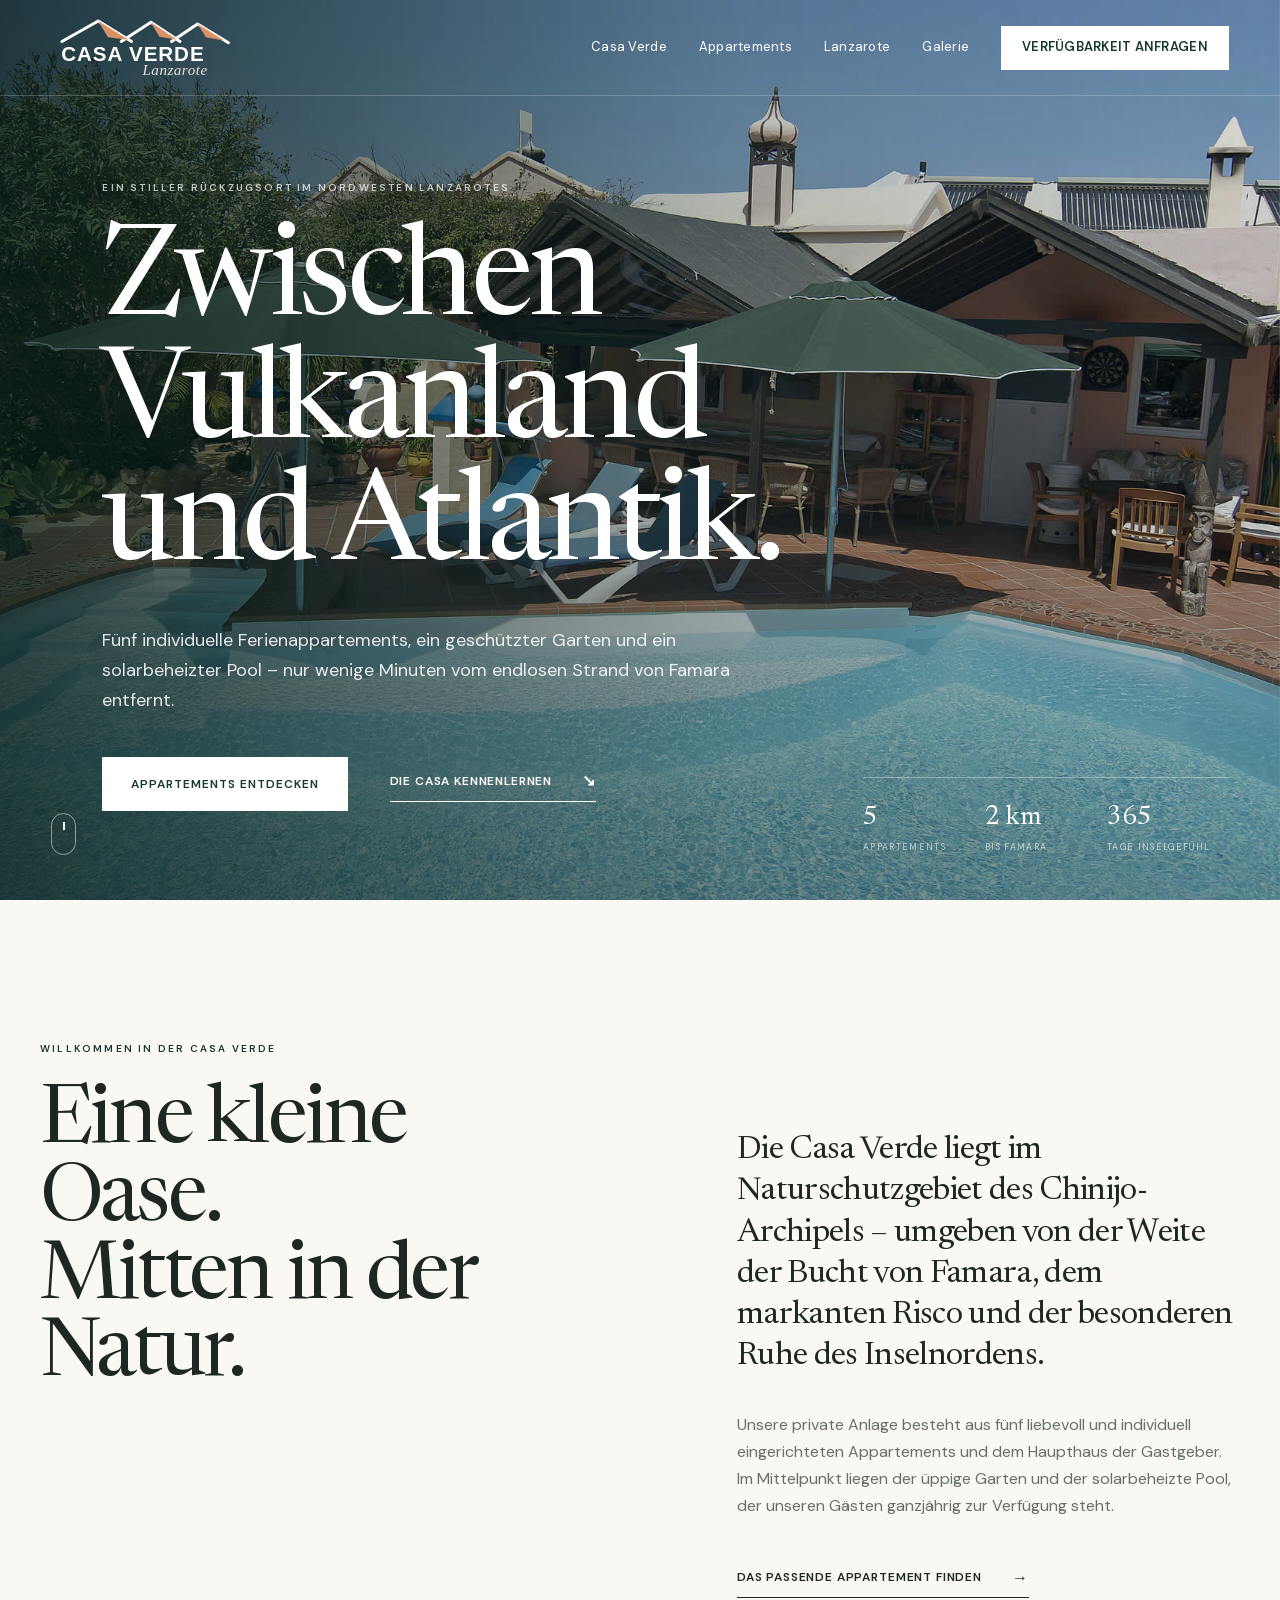
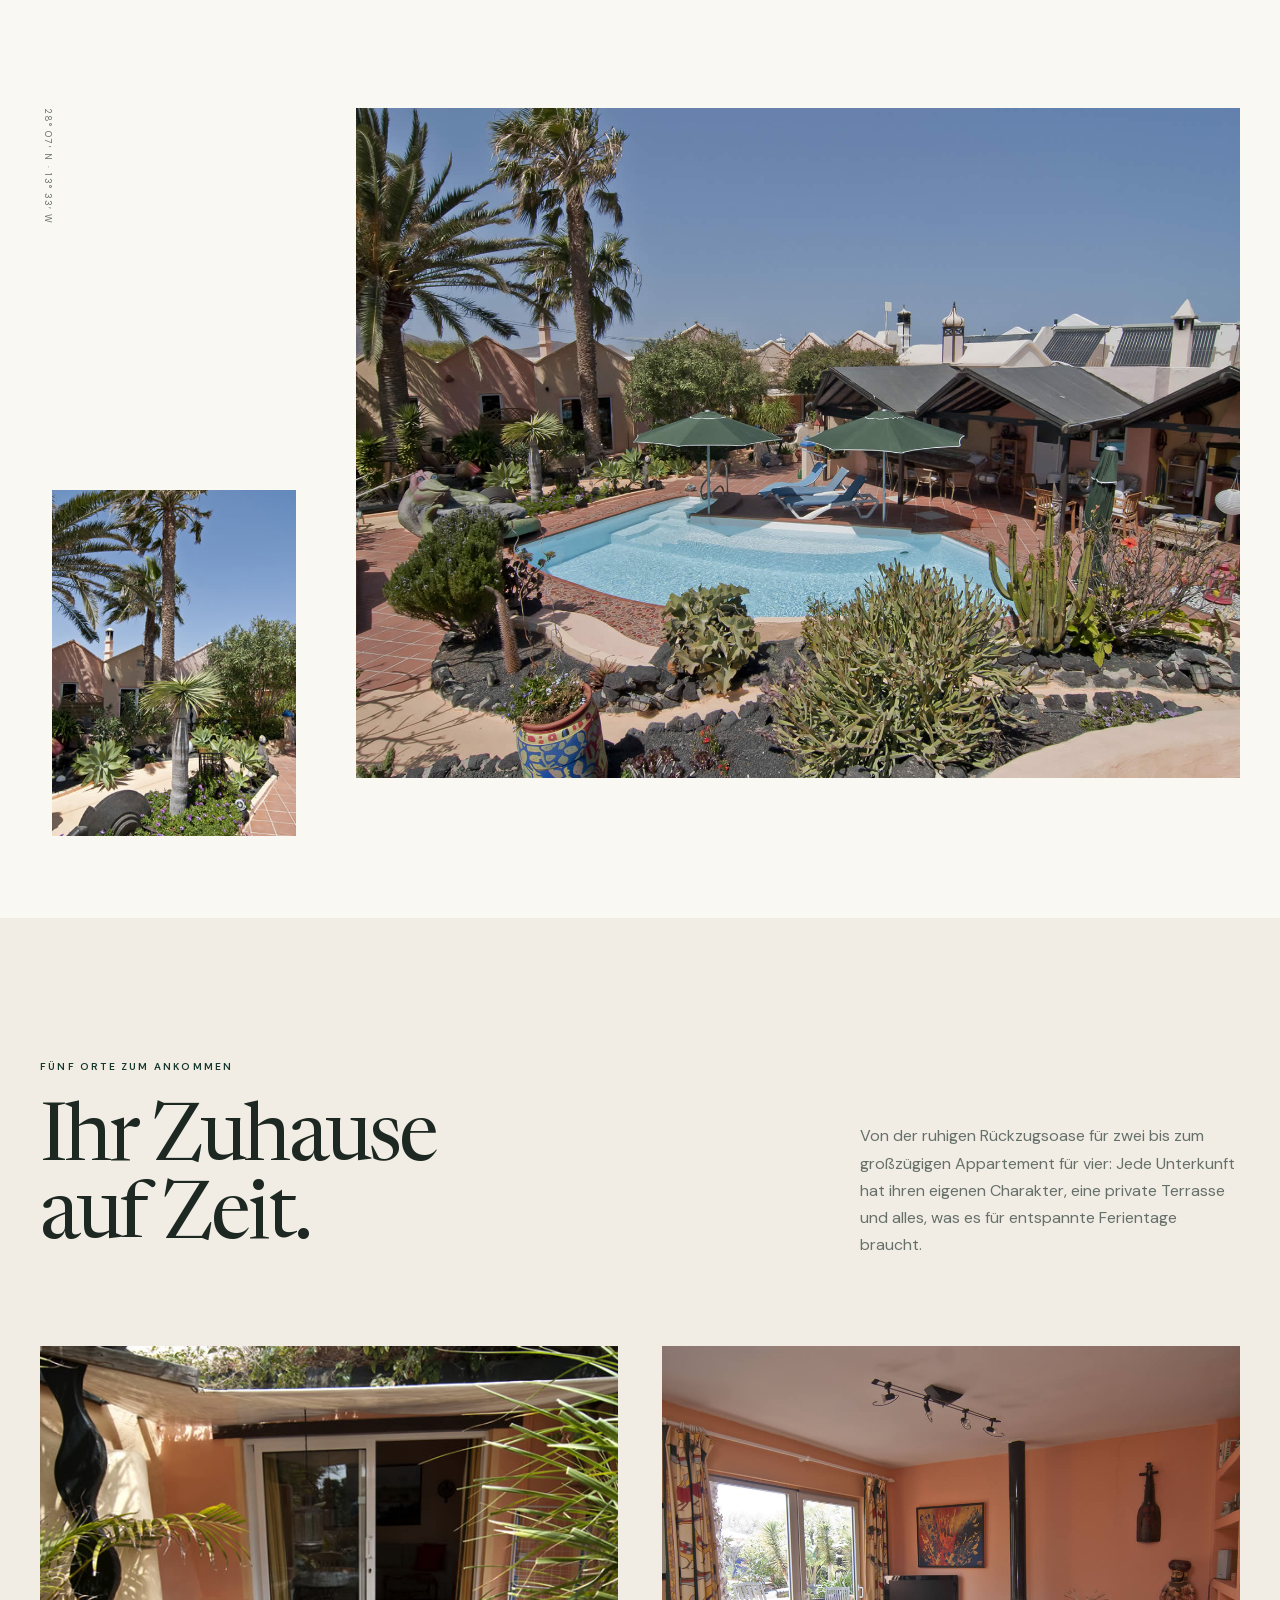
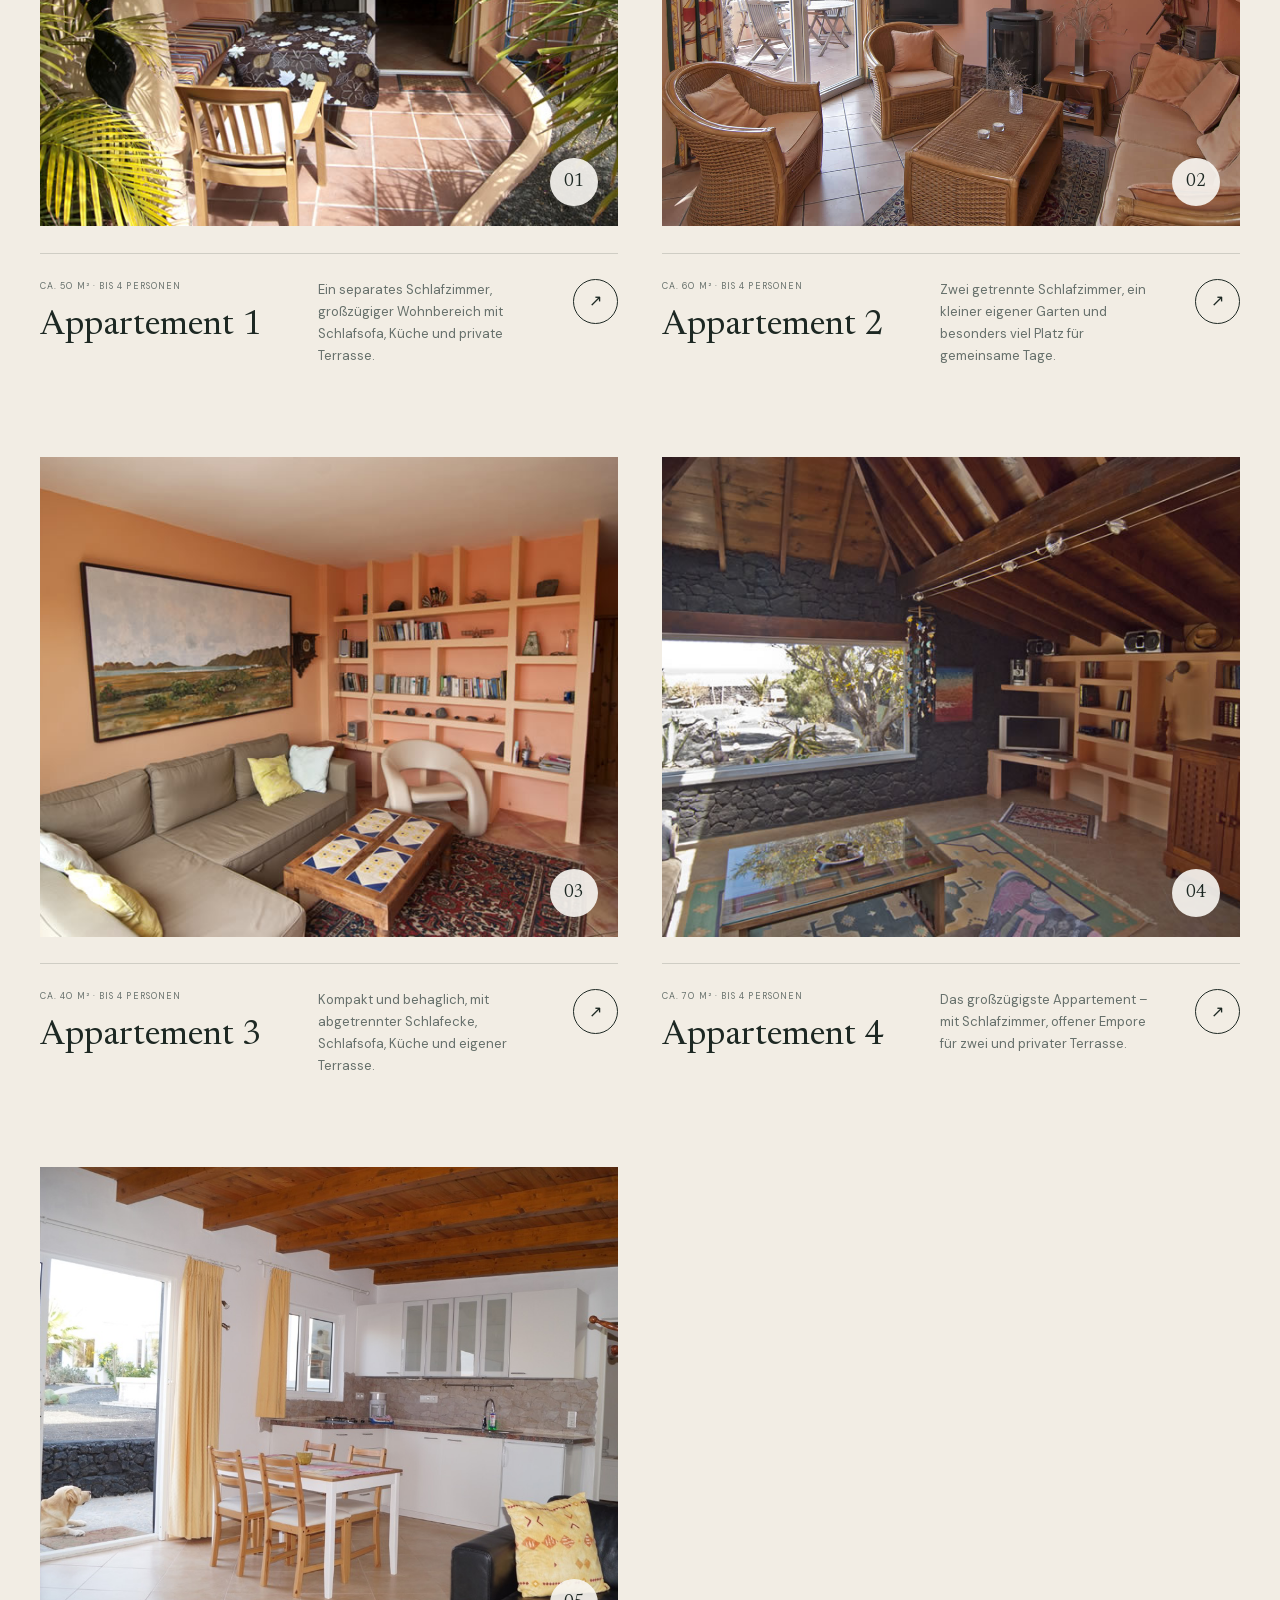
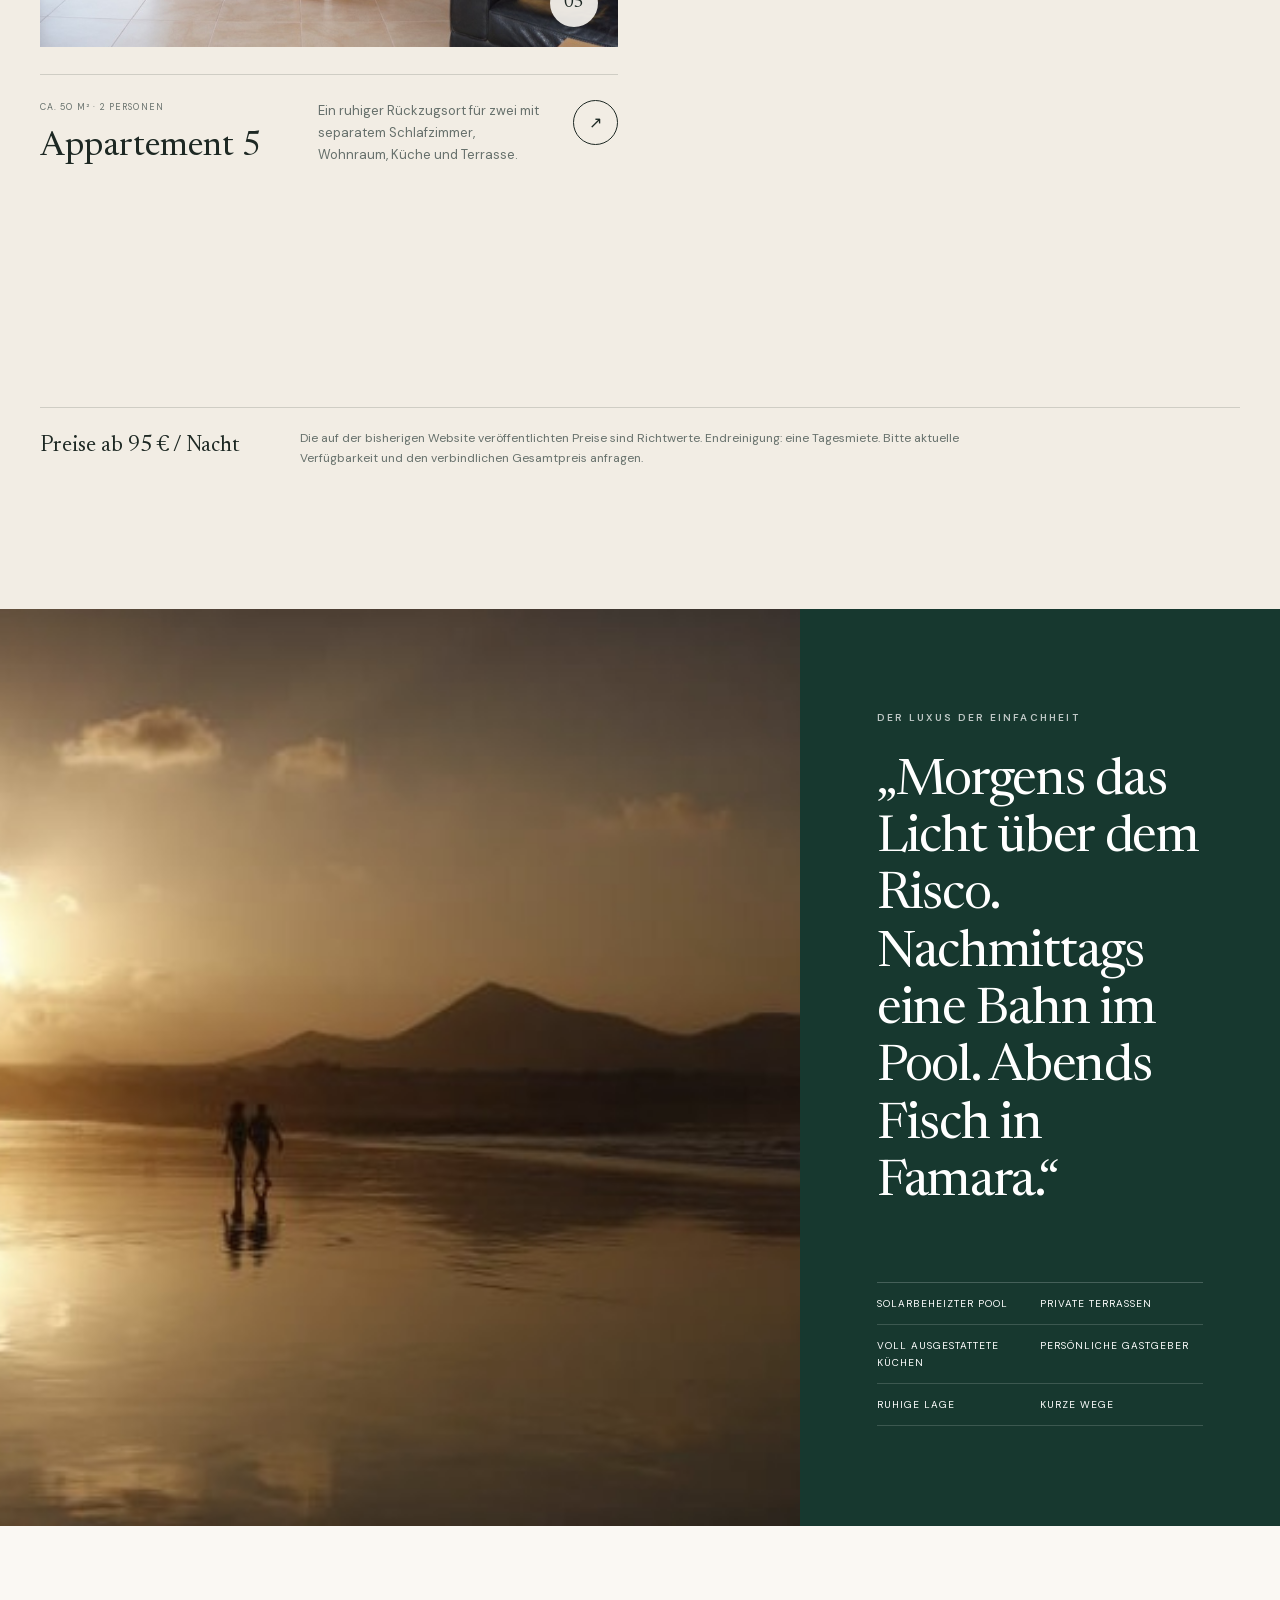
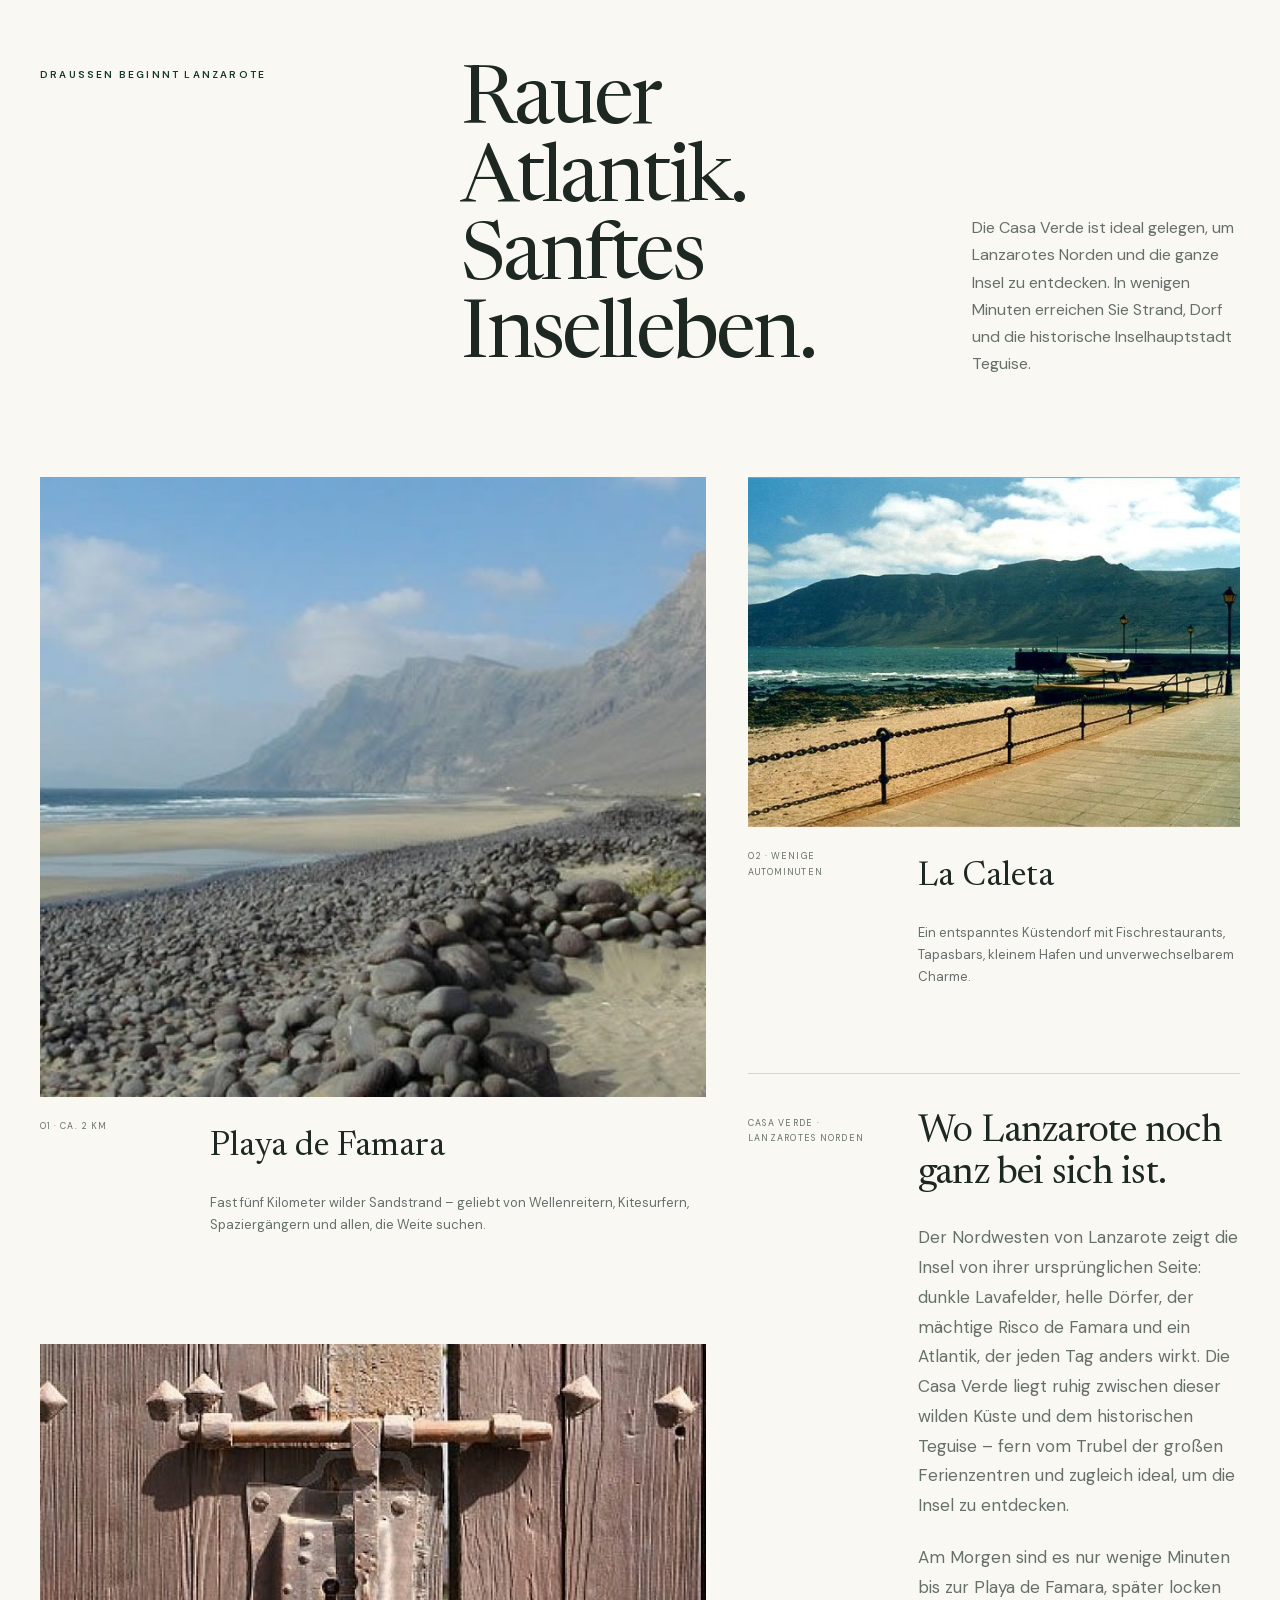
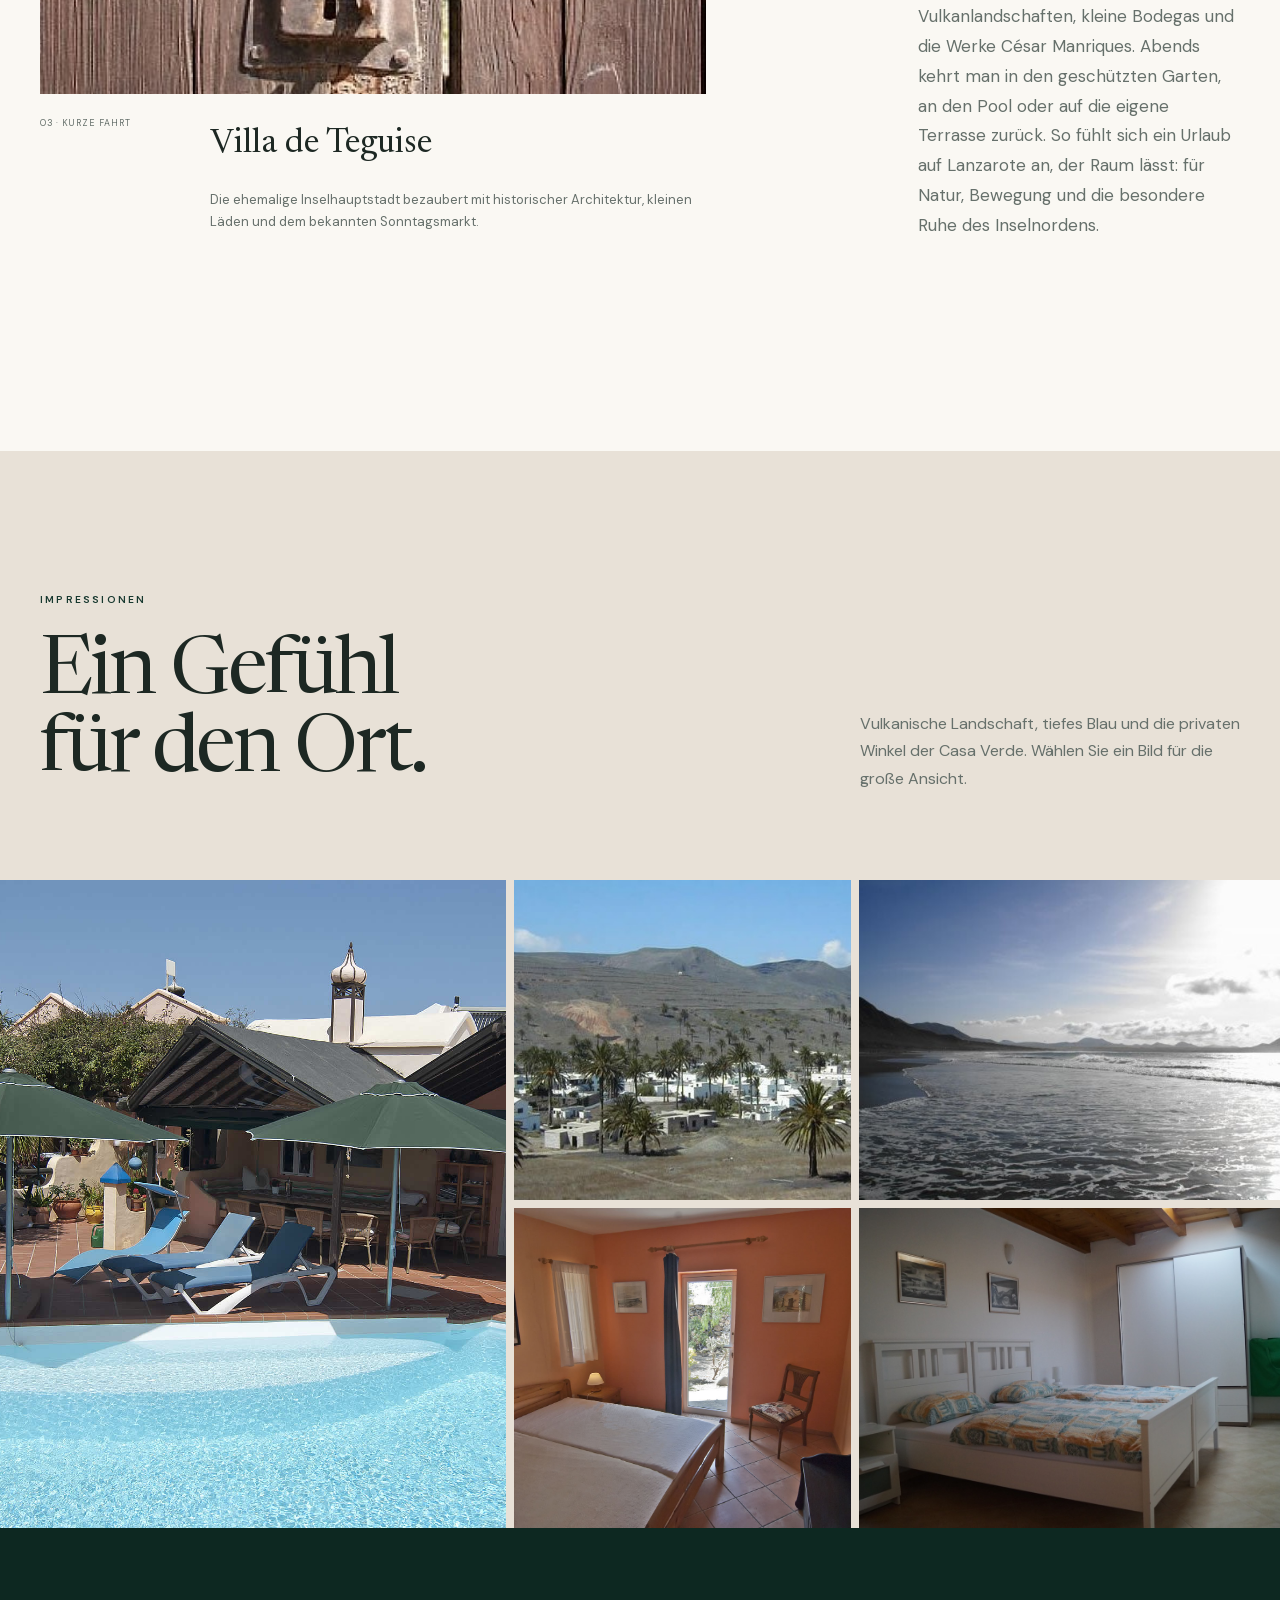
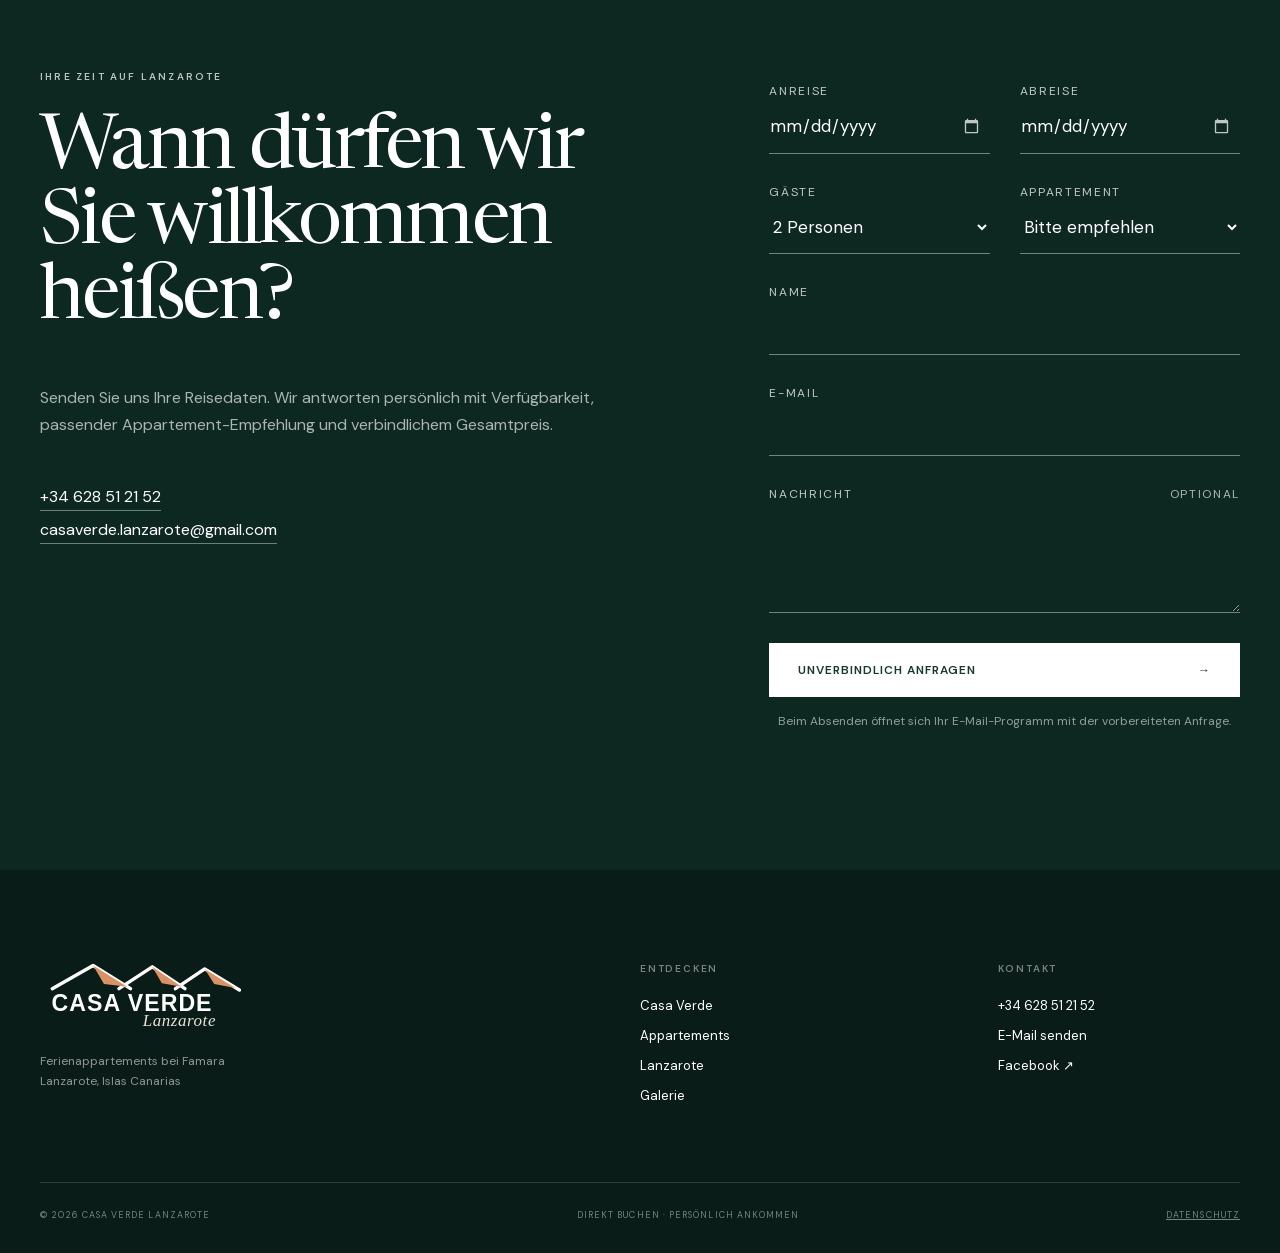
<file: index.html>
<!doctype html>
<html lang="de">
<head>
  <meta charset="utf-8">
  <meta name="viewport" content="width=device-width, initial-scale=1">
  <meta name="description" content="Casa Verde – fünf individuell eingerichtete Ferienappartements mit solarbeheiztem Pool nahe Playa de Famara auf Lanzarote.">
  <meta name="theme-color" content="#17382f">
  <title>Casa Verde Lanzarote · Ferienappartements bei Famara</title>
  <link rel="icon" href="assets/images/originals/casaverdelogo.png" type="image/png">
  <link rel="preload" href="assets/fonts/dm-sans-latin.woff2" as="font" type="font/woff2" crossorigin>
  <link rel="preload" href="assets/fonts/newsreader-latin.woff2" as="font" type="font/woff2" crossorigin>
  <link rel="stylesheet" href="assets/css/styles.css?v=20260814-8">
  <script src="assets/js/main.js?v=20260814-5" defer></script>
</head>
<body>
  <a class="skip-link" href="#main">Zum Inhalt</a>
  <header class="site-header" data-header>
    <a class="brand brand-logo" href="#top" aria-label="Casa Verde Startseite">
      <img class="logo-light" src="assets/images/logo-casa-verde-light.svg" alt="Casa Verde Lanzarote">
      <img class="logo-dark" src="assets/images/logo-casa-verde-dark.svg" alt="" aria-hidden="true">
    </a>
    <button class="nav-toggle" type="button" aria-expanded="false" aria-controls="site-nav" data-nav-toggle><span></span><span></span></button>
    <nav class="site-nav" id="site-nav" aria-label="Hauptnavigation" data-nav>
      <a href="#casa">Casa Verde</a><a href="#apartments">Appartements</a><a href="#island">Lanzarote</a><a href="#gallery">Galerie</a>
      <a class="button button-small" href="#booking">Verfügbarkeit anfragen</a>
    </nav>
  </header>

  <main id="main">
    <section class="hero" id="top" aria-labelledby="hero-title">
      <div class="hero-media" role="img" aria-label="Der Pool und Garten der Casa Verde"></div>
      <div class="hero-shade"></div>
      <div class="hero-content">
        <p class="eyebrow light">Ein stiller Rückzugsort im Nordwesten Lanzarotes</p>
        <h1 id="hero-title">Zwischen Vulkanland<br>und Atlantik.</h1>
        <p class="hero-copy">Fünf individuelle Ferienappartements, ein geschützter Garten und ein solarbeheizter Pool – nur wenige Minuten vom endlosen Strand von Famara entfernt.</p>
        <div class="hero-actions"><a class="button button-light" href="#apartments">Appartements entdecken</a><a class="text-link light" href="#casa">Die Casa kennenlernen <span>↘</span></a></div>
      </div>
      <div class="hero-facts" aria-label="Kurzüberblick">
        <div><strong>5</strong><span>Appartements</span></div><div><strong>2 km</strong><span>bis Famara</span></div><div><strong>365</strong><span>Tage Inselgefühl</span></div>
      </div>
      <a class="scroll-cue" href="#casa" aria-label="Weiter zum Inhalt"><span></span></a>
    </section>

    <section class="intro section" id="casa">
      <div class="container intro-grid">
        <div><p class="eyebrow">Willkommen in der Casa Verde</p><h2>Eine kleine Oase.<br>Mitten in der Natur.</h2></div>
        <div class="intro-copy"><p class="lead">Die Casa Verde liegt im Naturschutzgebiet des Chinijo-Archipels – umgeben von der Weite der Bucht von Famara, dem markanten Risco und der besonderen Ruhe des Inselnordens.</p><p>Unsere private Anlage besteht aus fünf liebevoll und individuell eingerichteten Appartements und dem Haupthaus der Gastgeber. Im Mittelpunkt liegen der üppige Garten und der solarbeheizte Pool, der unseren Gästen ganzjährig zur Verfügung steht.</p><a class="text-link" href="#apartments">Das passende Appartement finden <span>→</span></a></div>
      </div>
      <div class="container image-composition">
        <figure class="image-main reveal"><img src="assets/images/originals/casaverde-pagebg.jpg" alt="Blick über den Garten und Pool der Casa Verde" loading="lazy"></figure>
        <figure class="image-inset reveal"><img src="assets/images/originals/casaverde-anlage1.jpg" alt="Mediterrane Pflanzen in der Casa Verde" loading="lazy"></figure>
        <p class="vertical-note">28° 07′ N · 13° 33′ W</p>
      </div>
    </section>

    <section class="apartments section" id="apartments">
      <div class="container section-head"><div><p class="eyebrow">Fünf Orte zum Ankommen</p><h2>Ihr Zuhause<br>auf Zeit.</h2></div><p>Von der ruhigen Rückzugsoase für zwei bis zum großzügigen Appartement für vier: Jede Unterkunft hat ihren eigenen Charakter, eine private Terrasse und alles, was es für entspannte Ferientage braucht.</p></div>
      <div class="container apartment-list">
        <article class="apartment-card reveal"><button class="card-image" data-apartment="1" aria-label="Appartement 1 ansehen"><img src="assets/images/originals/casaverde-apt3-01.jpg" alt="Appartement 1 der Casa Verde" loading="lazy"><span>01</span></button><div class="card-content"><div><p>Ca. 50 m² · bis 4 Personen</p><h3>Appartement 1</h3></div><p>Ein separates Schlafzimmer, großzügiger Wohnbereich mit Schlafsofa, Küche und private Terrasse.</p><button class="round-button" data-apartment="1" aria-label="Details zu Appartement 1">↗</button></div></article>
        <article class="apartment-card reveal"><button class="card-image" data-apartment="2" aria-label="Appartement 2 ansehen"><img src="assets/images/originals/casaverde-apt2-03.jpg" alt="Wohnbereich von Appartement 2" loading="lazy"><span>02</span></button><div class="card-content"><div><p>Ca. 60 m² · bis 4 Personen</p><h3>Appartement 2</h3></div><p>Zwei getrennte Schlafzimmer, ein kleiner eigener Garten und besonders viel Platz für gemeinsame Tage.</p><button class="round-button" data-apartment="2" aria-label="Details zu Appartement 2">↗</button></div></article>
        <article class="apartment-card reveal"><button class="card-image" data-apartment="3" aria-label="Appartement 3 ansehen"><img src="assets/images/originals/casaverde-apt03-02.jpg" alt="Wohnraum von Appartement 3" loading="lazy"><span>03</span></button><div class="card-content"><div><p>Ca. 40 m² · bis 4 Personen</p><h3>Appartement 3</h3></div><p>Kompakt und behaglich, mit abgetrennter Schlafecke, Schlafsofa, Küche und eigener Terrasse.</p><button class="round-button" data-apartment="3" aria-label="Details zu Appartement 3">↗</button></div></article>
        <article class="apartment-card reveal"><button class="card-image" data-apartment="4" aria-label="Appartement 4 ansehen"><img src="assets/images/originals/casaverde-apt4-03.jpg" alt="Wohnbereich von Appartement 4" loading="lazy"><span>04</span></button><div class="card-content"><div><p>Ca. 70 m² · bis 4 Personen</p><h3>Appartement 4</h3></div><p>Das großzügigste Appartement – mit Schlafzimmer, offener Empore für zwei und privater Terrasse.</p><button class="round-button" data-apartment="4" aria-label="Details zu Appartement 4">↗</button></div></article>
        <article class="apartment-card reveal"><button class="card-image" data-apartment="5" aria-label="Appartement 5 ansehen"><img src="assets/images/originals/casaverde-apt5-05.jpeg" alt="Appartement 5 der Casa Verde" loading="lazy"><span>05</span></button><div class="card-content"><div><p>Ca. 50 m² · 2 Personen</p><h3>Appartement 5</h3></div><p>Ein ruhiger Rückzugsort für zwei mit separatem Schlafzimmer, Wohnraum, Küche und Terrasse.</p><button class="round-button" data-apartment="5" aria-label="Details zu Appartement 5">↗</button></div></article>
      </div>
      <div class="container rate-note"><span>Preise ab 95 € / Nacht</span><p>Die auf der bisherigen Website veröffentlichten Preise sind Richtwerte. Endreinigung: eine Tagesmiete. Bitte aktuelle Verfügbarkeit und den verbindlichen Gesamtpreis anfragen.</p></div>
    </section>

    <section class="experience section">
      <div class="experience-image"><img src="assets/images/originals/famara-2-628x400.jpg" alt="Weite Küstenlandschaft bei Famara" loading="lazy"></div>
      <div class="experience-panel"><p class="eyebrow light">Der Luxus der Einfachheit</p><blockquote>„Morgens das Licht über dem Risco. Nachmittags eine Bahn im Pool. Abends Fisch in Famara.“</blockquote><div class="amenities"><span>Solarbeheizter Pool</span><span>Private Terrassen</span><span>Voll ausgestattete Küchen</span><span>Persönliche Gastgeber</span><span>Ruhige Lage</span><span>Kurze Wege</span></div></div>
    </section>

    <section class="island section" id="island">
      <div class="container island-intro"><p class="eyebrow">Draußen beginnt Lanzarote</p><h2>Rauer Atlantik.<br>Sanftes Inselleben.</h2><p>Die Casa Verde ist ideal gelegen, um Lanzarotes Norden und die ganze Insel zu entdecken. In wenigen Minuten erreichen Sie Strand, Dorf und die historische Inselhauptstadt Teguise.</p></div>
      <div class="container place-grid">
        <div class="place-column place-column-left">
          <article class="place-card place-large place-famara reveal"><img src="assets/images/originals/famara-5-628x400.jpg" alt="Playa de Famara mit dem Risco" loading="lazy"><div><span>01 · ca. 2 km</span><h3>Playa de Famara</h3><p>Fast fünf Kilometer wilder Sandstrand – geliebt von Wellenreitern, Kitesurfern, Spaziergängern und allen, die Weite suchen.</p></div></article>
          <article class="place-card place-teguise reveal"><img src="assets/images/originals/teguise-4-628x400.jpg" alt="Historische Gasse in Teguise" loading="lazy"><div><span>03 · kurze Fahrt</span><h3>Villa de Teguise</h3><p>Die ehemalige Inselhauptstadt bezaubert mit historischer Architektur, kleinen Läden und dem bekannten Sonntagsmarkt.</p></div></article>
        </div>
        <div class="place-column place-column-right">
          <article class="place-card place-caleta reveal"><img src="assets/images/originals/caleta-2-628x400.jpg" alt="La Caleta de Famara" loading="lazy"><div><span>02 · wenige Autominuten</span><h3>La Caleta</h3><p>Ein entspanntes Küstendorf mit Fischrestaurants, Tapasbars, kleinem Hafen und unverwechselbarem Charme.</p></div><aside class="island-copy"><p class="island-copy-label">Casa Verde · Lanzarotes Norden</p><div class="island-copy-content"><h4>Wo Lanzarote noch ganz bei sich ist.</h4><p>Der Nordwesten von Lanzarote zeigt die Insel von ihrer ursprünglichen Seite: dunkle Lavafelder, helle Dörfer, der mächtige Risco de Famara und ein Atlantik, der jeden Tag anders wirkt. Die Casa Verde liegt ruhig zwischen dieser wilden Küste und dem historischen Teguise – fern vom Trubel der großen Ferienzentren und zugleich ideal, um die Insel zu entdecken.</p><p>Am Morgen sind es nur wenige Minuten bis zur Playa de Famara, später locken Vulkanlandschaften, kleine Bodegas und die Werke César Manriques. Abends kehrt man in den geschützten Garten, an den Pool oder auf die eigene Terrasse zurück. So fühlt sich ein Urlaub auf Lanzarote an, der Raum lässt: für Natur, Bewegung und die besondere Ruhe des Inselnordens.</p></div></aside></article>
        </div>
      </div>
    </section>

    <section class="gallery section" id="gallery">
      <div class="container section-head"><div><p class="eyebrow">Impressionen</p><h2>Ein Gefühl<br>für den Ort.</h2></div><p>Vulkanische Landschaft, tiefes Blau und die privaten Winkel der Casa Verde. Wählen Sie ein Bild für die große Ansicht.</p></div>
      <div class="gallery-grid" data-gallery>
        <button data-lightbox="assets/images/originals/casaverde-pagebg2.jpg"><img src="assets/images/originals/casaverde-pagebg2.jpg" alt="Pool der Casa Verde" loading="lazy"></button>
        <button data-lightbox="assets/images/originals/lanzarote-3-628x400.jpg"><img src="assets/images/originals/lanzarote-3-628x400.jpg" alt="Vulkanlandschaft auf Lanzarote" loading="lazy"></button>
        <button data-lightbox="assets/images/originals/casaverde-apt2-08.jpg"><img src="assets/images/originals/casaverde-apt2-08.jpg" alt="Terrasse eines Appartements" loading="lazy"></button>
        <button data-lightbox="assets/images/originals/famara-7-628x400.jpg"><img src="assets/images/originals/famara-7-628x400.jpg" alt="Küste bei Famara" loading="lazy"></button>
        <button data-lightbox="assets/images/originals/casaverde-apt5-03.jpeg"><img src="assets/images/originals/casaverde-apt5-03.jpeg" alt="Innenraum in der Casa Verde" loading="lazy"></button>
      </div>
    </section>

    <section class="booking section" id="booking">
      <div class="container booking-grid">
        <div class="booking-copy"><p class="eyebrow light">Ihre Zeit auf Lanzarote</p><h2>Wann dürfen wir<br>Sie willkommen heißen?</h2><p>Senden Sie uns Ihre Reisedaten. Wir antworten persönlich mit Verfügbarkeit, passender Appartement-Empfehlung und verbindlichem Gesamtpreis.</p><div class="contact-links"><a href="tel:+34628512152">+34 628 51 21 52</a><a href="mailto:casaverde.lanzarote@gmail.com">casaverde.lanzarote@gmail.com</a></div></div>
        <form class="booking-form" data-booking-form>
          <div class="form-row"><label>Anreise<input type="date" name="arrival" required></label><label>Abreise<input type="date" name="departure" required></label></div>
          <div class="form-row"><label>Gäste<select name="guests"><option>1 Person</option><option selected>2 Personen</option><option>3 Personen</option><option>4 Personen</option></select></label><label>Appartement<select name="apartment"><option>Bitte empfehlen</option><option>Appartement 1</option><option>Appartement 2</option><option>Appartement 3</option><option>Appartement 4</option><option>Appartement 5</option></select></label></div>
          <label>Name<input type="text" name="name" autocomplete="name" required></label><label>E-Mail<input type="email" name="email" autocomplete="email" required></label><label>Nachricht <span>optional</span><textarea name="message" rows="3"></textarea></label>
          <button class="button button-light button-full" type="submit">Unverbindlich anfragen <span>→</span></button><p class="form-note">Beim Absenden öffnet sich Ihr E-Mail-Programm mit der vorbereiteten Anfrage.</p>
        </form>
      </div>
    </section>
  </main>

  <footer class="site-footer"><div class="container footer-grid"><div class="footer-brand"><img src="assets/images/logo-casa-verde-light.svg" alt="Casa Verde Lanzarote"><p>Ferienappartements bei Famara<br>Lanzarote, Islas Canarias</p></div><div><h3>Entdecken</h3><a href="#casa">Casa Verde</a><a href="#apartments">Appartements</a><a href="#island">Lanzarote</a><a href="#gallery">Galerie</a></div><div><h3>Kontakt</h3><a href="tel:+34628512152">+34 628 51 21 52</a><a href="mailto:casaverde.lanzarote@gmail.com">E-Mail senden</a><a href="https://www.facebook.com/Casa.Verde.Lanzarote" target="_blank" rel="noopener">Facebook ↗</a></div></div><div class="container footer-bottom"><span>© <span data-year></span> Casa Verde Lanzarote</span><span>Direkt buchen · Persönlich ankommen</span><a href="datenschutz.html">Datenschutz</a></div></footer>

  <dialog class="apartment-dialog" data-apartment-dialog><button class="dialog-close" data-dialog-close aria-label="Schließen">×</button><div class="dialog-gallery"><img data-dialog-image alt=""><button class="gallery-arrow prev" data-gallery-prev aria-label="Vorheriges Bild">←</button><button class="gallery-arrow next" data-gallery-next aria-label="Nächstes Bild">→</button><span data-gallery-count></span></div><div class="dialog-content"><p class="eyebrow" data-dialog-kicker></p><h2 data-dialog-title></h2><p data-dialog-description></p><ul data-dialog-features></ul><div class="dialog-rate"><strong data-dialog-rate></strong><span class="dialog-extra-person">Jede weitere Person + 20,00 €</span><span>zzgl. Endreinigung in Höhe einer Tagesmiete</span></div><a class="button" href="#booking" data-dialog-book>Verfügbarkeit anfragen</a></div></dialog>
  <dialog class="lightbox" data-lightbox-dialog><button class="dialog-close" data-lightbox-close aria-label="Schließen">×</button><img alt="Vergrößerte Galerieansicht" data-lightbox-image></dialog>
</body>
</html>
</file>
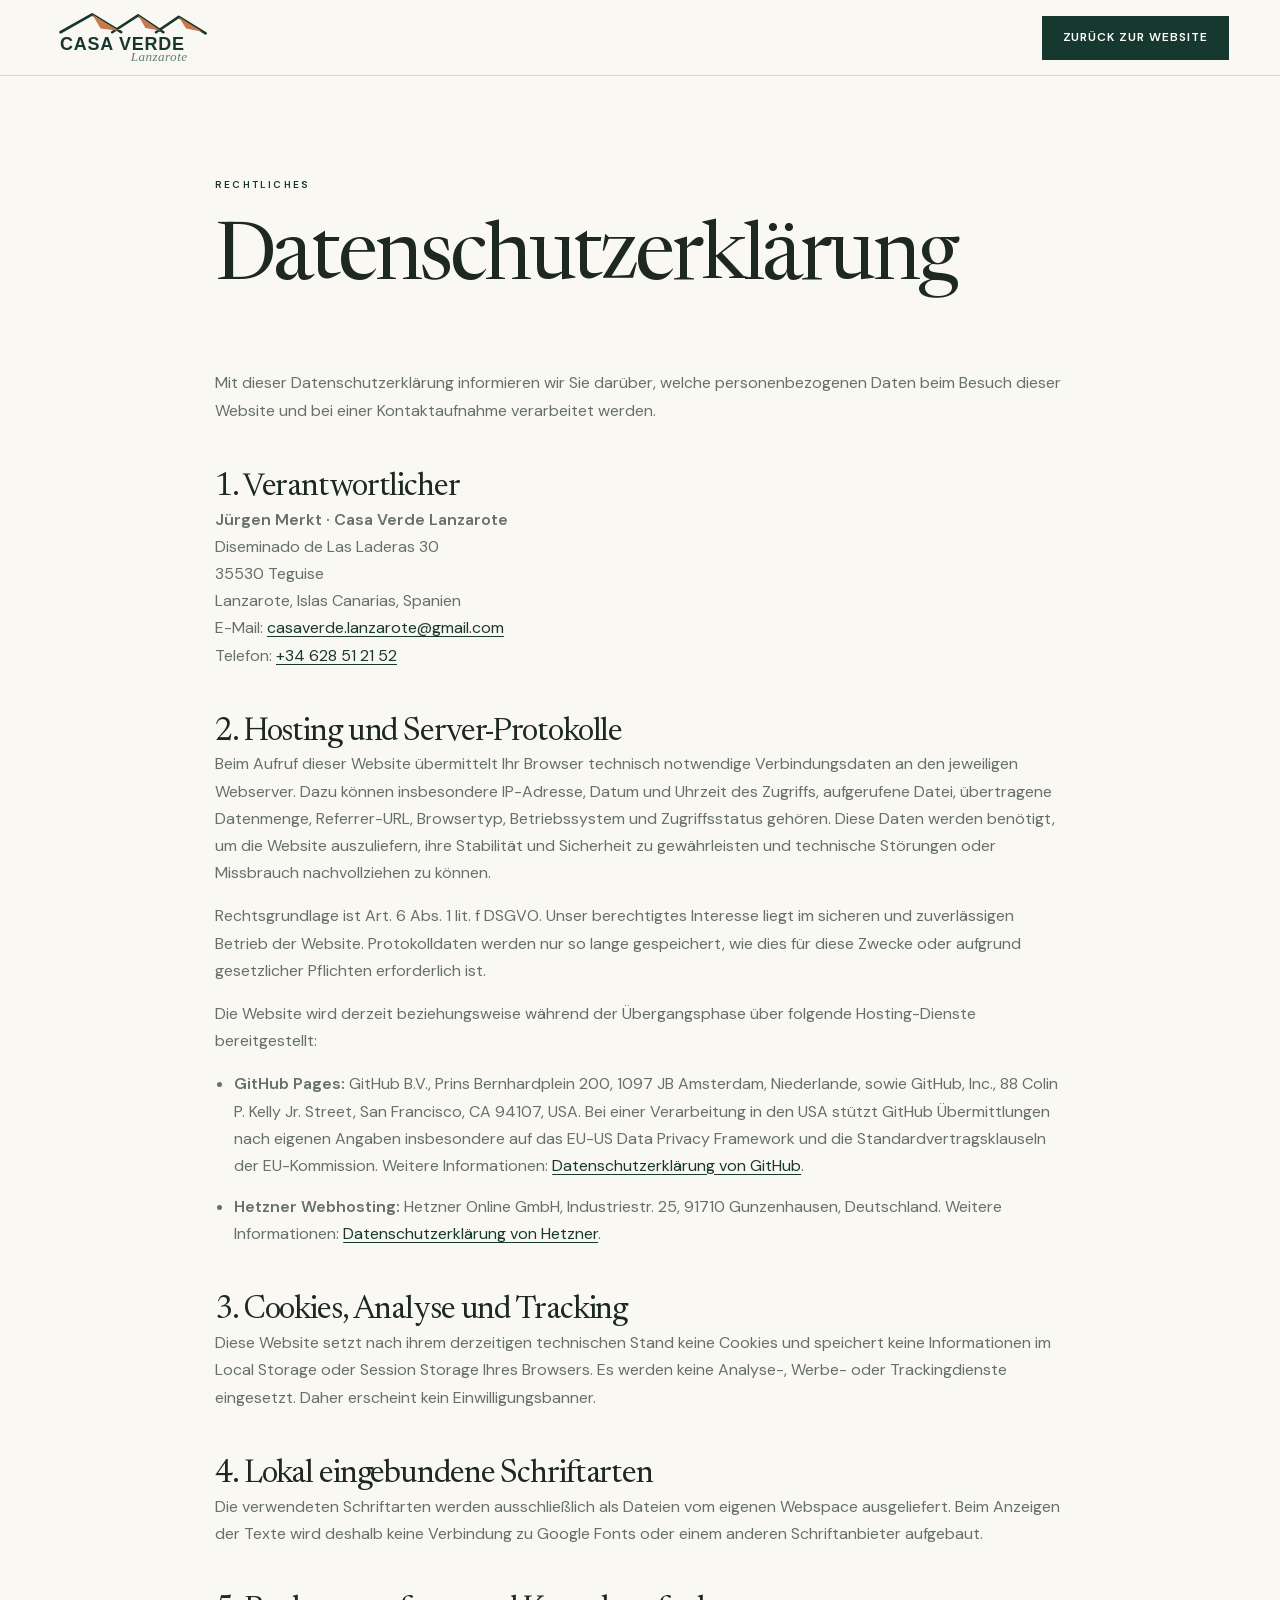
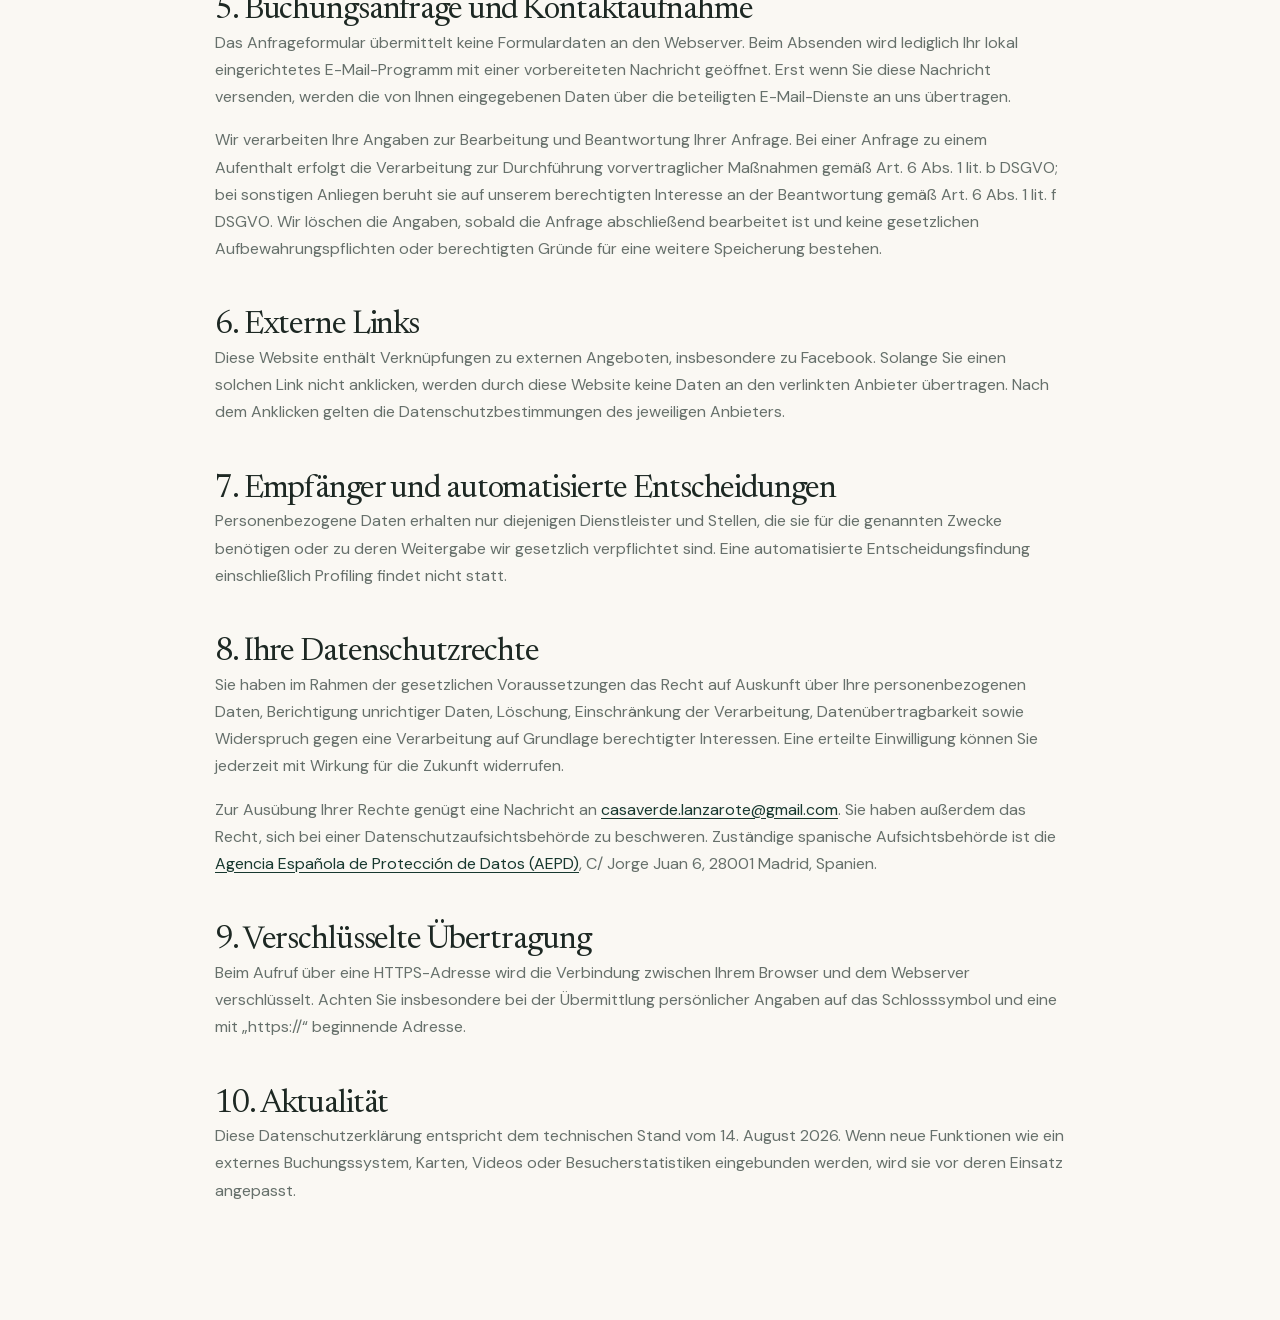
<file: datenschutz.html>
<!doctype html>
<html lang="de">
<head>
  <meta charset="utf-8">
  <meta name="viewport" content="width=device-width,initial-scale=1">
  <meta name="description" content="Informationen zum Datenschutz auf der Website der Casa Verde Lanzarote.">
  <title>Datenschutz · Casa Verde Lanzarote</title>
  <link rel="icon" href="assets/images/originals/casaverdelogo.png" type="image/png">
  <link rel="preload" href="assets/fonts/dm-sans-latin.woff2" as="font" type="font/woff2" crossorigin>
  <link rel="preload" href="assets/fonts/newsreader-latin.woff2" as="font" type="font/woff2" crossorigin>
  <link rel="stylesheet" href="assets/css/styles.css?v=20260814-8">
</head>
<body class="legal-page">
  <header class="site-header is-scrolled">
    <a class="brand brand-logo" href="index.html" aria-label="Zur Casa Verde Website">
      <img class="logo-dark" src="assets/images/logo-casa-verde-dark.svg" alt="Casa Verde Lanzarote">
    </a>
    <a class="button button-small" href="index.html#booking">Zurück zur Website</a>
  </header>
  <main class="legal container">
    <p class="eyebrow">Rechtliches</p><h1>Datenschutzerklärung</h1>
    <div class="legal-content">
      <p>Mit dieser Datenschutzerklärung informieren wir Sie darüber, welche personenbezogenen Daten beim Besuch dieser Website und bei einer Kontaktaufnahme verarbeitet werden.</p>

      <h2>1. Verantwortlicher</h2>
      <p><strong>Jürgen Merkt · Casa Verde Lanzarote</strong><br>Diseminado de Las Laderas 30<br>35530 Teguise<br>Lanzarote, Islas Canarias, Spanien<br>E-Mail: <a href="mailto:casaverde.lanzarote@gmail.com">casaverde.lanzarote@gmail.com</a><br>Telefon: <a href="tel:+34628512152">+34 628 51 21 52</a></p>

      <h2>2. Hosting und Server-Protokolle</h2>
      <p>Beim Aufruf dieser Website übermittelt Ihr Browser technisch notwendige Verbindungsdaten an den jeweiligen Webserver. Dazu können insbesondere IP-Adresse, Datum und Uhrzeit des Zugriffs, aufgerufene Datei, übertragene Datenmenge, Referrer-URL, Browsertyp, Betriebssystem und Zugriffsstatus gehören. Diese Daten werden benötigt, um die Website auszuliefern, ihre Stabilität und Sicherheit zu gewährleisten und technische Störungen oder Missbrauch nachvollziehen zu können.</p>
      <p>Rechtsgrundlage ist Art. 6 Abs. 1 lit. f DSGVO. Unser berechtigtes Interesse liegt im sicheren und zuverlässigen Betrieb der Website. Protokolldaten werden nur so lange gespeichert, wie dies für diese Zwecke oder aufgrund gesetzlicher Pflichten erforderlich ist.</p>
      <p>Die Website wird derzeit beziehungsweise während der Übergangsphase über folgende Hosting-Dienste bereitgestellt:</p>
      <ul>
        <li><strong>GitHub Pages:</strong> GitHub B.V., Prins Bernhardplein 200, 1097 JB Amsterdam, Niederlande, sowie GitHub, Inc., 88 Colin P. Kelly Jr. Street, San Francisco, CA 94107, USA. Bei einer Verarbeitung in den USA stützt GitHub Übermittlungen nach eigenen Angaben insbesondere auf das EU-US Data Privacy Framework und die Standardvertragsklauseln der EU-Kommission. Weitere Informationen: <a href="https://docs.github.com/en/site-policy/privacy-policies/github-general-privacy-statement" target="_blank" rel="noopener noreferrer">Datenschutzerklärung von GitHub</a>.</li>
        <li><strong>Hetzner Webhosting:</strong> Hetzner Online GmbH, Industriestr. 25, 91710 Gunzenhausen, Deutschland. Weitere Informationen: <a href="https://www.hetzner.com/legal/privacy-policy/" target="_blank" rel="noopener noreferrer">Datenschutzerklärung von Hetzner</a>.</li>
      </ul>

      <h2>3. Cookies, Analyse und Tracking</h2>
      <p>Diese Website setzt nach ihrem derzeitigen technischen Stand keine Cookies und speichert keine Informationen im Local Storage oder Session Storage Ihres Browsers. Es werden keine Analyse-, Werbe- oder Trackingdienste eingesetzt. Daher erscheint kein Einwilligungsbanner.</p>

      <h2>4. Lokal eingebundene Schriftarten</h2>
      <p>Die verwendeten Schriftarten werden ausschließlich als Dateien vom eigenen Webspace ausgeliefert. Beim Anzeigen der Texte wird deshalb keine Verbindung zu Google Fonts oder einem anderen Schriftanbieter aufgebaut.</p>

      <h2>5. Buchungsanfrage und Kontaktaufnahme</h2>
      <p>Das Anfrageformular übermittelt keine Formulardaten an den Webserver. Beim Absenden wird lediglich Ihr lokal eingerichtetes E-Mail-Programm mit einer vorbereiteten Nachricht geöffnet. Erst wenn Sie diese Nachricht versenden, werden die von Ihnen eingegebenen Daten über die beteiligten E-Mail-Dienste an uns übertragen.</p>
      <p>Wir verarbeiten Ihre Angaben zur Bearbeitung und Beantwortung Ihrer Anfrage. Bei einer Anfrage zu einem Aufenthalt erfolgt die Verarbeitung zur Durchführung vorvertraglicher Maßnahmen gemäß Art. 6 Abs. 1 lit. b DSGVO; bei sonstigen Anliegen beruht sie auf unserem berechtigten Interesse an der Beantwortung gemäß Art. 6 Abs. 1 lit. f DSGVO. Wir löschen die Angaben, sobald die Anfrage abschließend bearbeitet ist und keine gesetzlichen Aufbewahrungspflichten oder berechtigten Gründe für eine weitere Speicherung bestehen.</p>

      <h2>6. Externe Links</h2>
      <p>Diese Website enthält Verknüpfungen zu externen Angeboten, insbesondere zu Facebook. Solange Sie einen solchen Link nicht anklicken, werden durch diese Website keine Daten an den verlinkten Anbieter übertragen. Nach dem Anklicken gelten die Datenschutzbestimmungen des jeweiligen Anbieters.</p>

      <h2>7. Empfänger und automatisierte Entscheidungen</h2>
      <p>Personenbezogene Daten erhalten nur diejenigen Dienstleister und Stellen, die sie für die genannten Zwecke benötigen oder zu deren Weitergabe wir gesetzlich verpflichtet sind. Eine automatisierte Entscheidungsfindung einschließlich Profiling findet nicht statt.</p>

      <h2>8. Ihre Datenschutzrechte</h2>
      <p>Sie haben im Rahmen der gesetzlichen Voraussetzungen das Recht auf Auskunft über Ihre personenbezogenen Daten, Berichtigung unrichtiger Daten, Löschung, Einschränkung der Verarbeitung, Datenübertragbarkeit sowie Widerspruch gegen eine Verarbeitung auf Grundlage berechtigter Interessen. Eine erteilte Einwilligung können Sie jederzeit mit Wirkung für die Zukunft widerrufen.</p>
      <p>Zur Ausübung Ihrer Rechte genügt eine Nachricht an <a href="mailto:casaverde.lanzarote@gmail.com">casaverde.lanzarote@gmail.com</a>. Sie haben außerdem das Recht, sich bei einer Datenschutzaufsichtsbehörde zu beschweren. Zuständige spanische Aufsichtsbehörde ist die <a href="https://www.aepd.es/" target="_blank" rel="noopener noreferrer">Agencia Española de Protección de Datos (AEPD)</a>, C/ Jorge Juan 6, 28001 Madrid, Spanien.</p>

      <h2>9. Verschlüsselte Übertragung</h2>
      <p>Beim Aufruf über eine HTTPS-Adresse wird die Verbindung zwischen Ihrem Browser und dem Webserver verschlüsselt. Achten Sie insbesondere bei der Übermittlung persönlicher Angaben auf das Schlosssymbol und eine mit „https://“ beginnende Adresse.</p>

      <h2>10. Aktualität</h2>
      <p>Diese Datenschutzerklärung entspricht dem technischen Stand vom 14. August 2026. Wenn neue Funktionen wie ein externes Buchungssystem, Karten, Videos oder Besucherstatistiken eingebunden werden, wird sie vor deren Einsatz angepasst.</p>
    </div>
  </main>
</body>
</html>
</file>
<file: assets/css/styles.css>
@font-face{font-family:"DM Sans";font-style:normal;font-weight:400 600;font-display:swap;src:url("../fonts/dm-sans-latin.woff2") format("woff2")}
@font-face{font-family:"Manrope";font-style:normal;font-weight:400 600;font-display:swap;src:url("../fonts/manrope-latin.woff2") format("woff2")}
@font-face{font-family:"Newsreader";font-style:normal;font-weight:400 500;font-display:swap;src:url("../fonts/newsreader-latin.woff2") format("woff2")}
:root{--forest:#17382f;--forest-deep:#0d2821;--sage:#829888;--sand:#f2ede4;--paper:#faf8f3;--ink:#1d2823;--muted:#66706b;--line:rgba(29,40,35,.16);--serif:"Newsreader",Georgia,serif;--sans:"DM Sans",Arial,sans-serif;--display:"Manrope",Arial,sans-serif;--container:min(1240px,calc(100vw - 80px));--radius:2px}
.site-nav>a.button{color:white}.brand-logo{position:relative;width:218px;height:68px}.brand-logo img{position:absolute;inset:0;width:100%;height:100%;object-fit:contain;object-position:left center;transition:opacity .25s}.brand-logo .logo-dark{opacity:0}.site-header.is-scrolled .brand-logo{width:190px;height:58px}.site-header.is-scrolled .brand-logo .logo-light{opacity:0}.site-header.is-scrolled .brand-logo .logo-dark{opacity:1}.footer-grid .footer-brand{display:block}.footer-brand>img{width:245px;height:auto;margin-bottom:20px}.footer-brand>p{margin:0;color:rgba(255,255,255,.55);font-size:12px}
*{box-sizing:border-box}html{scroll-behavior:smooth}body{margin:0;background:var(--paper);color:var(--ink);font-family:var(--sans);font-size:16px;line-height:1.7}body.no-scroll{overflow:hidden}img{display:block;width:100%;height:auto}button,input,select,textarea{font:inherit}button{color:inherit}.container{width:var(--container);margin-inline:auto}.section{padding:140px 0}.skip-link{position:fixed;z-index:1000;top:12px;left:12px;transform:translateY(-180%);background:white;color:#111;padding:10px 16px}.skip-link:focus{transform:none}
.site-header{position:fixed;z-index:100;top:0;left:0;width:100%;height:96px;padding:0 4vw;display:flex;align-items:center;justify-content:space-between;color:white;border-bottom:1px solid rgba(255,255,255,.2);transition:.35s ease}.site-header.is-scrolled{height:76px;background:rgba(250,248,243,.96);backdrop-filter:blur(16px);color:var(--ink);border-color:var(--line)}.brand{display:flex;align-items:center;gap:14px;color:inherit;text-decoration:none;line-height:1.15}.brand-mark{display:grid;place-items:center;width:44px;height:44px;border:1px solid currentColor;border-radius:50%;font-family:var(--serif);font-size:18px}.brand strong{display:block;font-family:var(--display);font-size:17px;font-weight:600;letter-spacing:.02em}.brand small{display:block;margin-top:4px;font-size:9px;letter-spacing:.18em;text-transform:uppercase}.site-nav{display:flex;align-items:center;gap:32px}.site-nav>a{color:inherit;text-decoration:none;font-size:13px;letter-spacing:.02em}.site-nav>a:not(.button){position:relative}.site-nav>a:not(.button):after{content:"";position:absolute;left:0;bottom:-6px;width:100%;height:1px;background:currentColor;transform:scaleX(0);transform-origin:right;transition:transform .25s}.site-nav>a:hover:after{transform:scaleX(1);transform-origin:left}.nav-toggle{display:none;background:none;border:0}.button{display:inline-flex;align-items:center;justify-content:center;gap:30px;min-height:54px;padding:0 28px;border:1px solid var(--forest);background:var(--forest);color:white;text-decoration:none;font-size:12px;font-weight:600;letter-spacing:.08em;text-transform:uppercase;cursor:pointer;transition:.25s}.button:hover{background:var(--forest-deep);transform:translateY(-2px)}.button-small{min-height:44px;padding:0 20px}.site-header:not(.is-scrolled) .button-small{background:white;border-color:white;color:var(--forest)}.button-light{background:#fff;border-color:#fff;color:var(--forest)}.button-light:hover{background:var(--sand);border-color:var(--sand)}.button-full{width:100%;justify-content:space-between}.text-link{display:inline-flex;align-items:center;gap:30px;color:var(--ink);font-size:12px;font-weight:600;letter-spacing:.07em;text-decoration:none;text-transform:uppercase;border-bottom:1px solid currentColor;padding-bottom:6px}.text-link.light{color:white}.text-link span{font-size:16px;transition:transform .2s}.text-link:hover span{transform:translate(3px,-3px)}
.eyebrow{margin:0 0 28px;font-size:10px;font-weight:600;letter-spacing:.22em;text-transform:uppercase;color:var(--forest)}.eyebrow.light{color:rgba(255,255,255,.72)}h1,h2,h3,p{margin-top:0}h1,h2{font-family:var(--serif);font-weight:400;line-height:.98;letter-spacing:-.035em}h2{font-size:clamp(54px,6.2vw,96px);margin-bottom:0}.lead{font-family:var(--serif);font-size:clamp(26px,2.6vw,40px);line-height:1.24;letter-spacing:-.02em}
.hero{position:relative;min-height:100svh;display:flex;align-items:center;color:white;overflow:hidden}.hero-media{position:absolute;inset:0;background:url("../images/originals/casaverde-pagebg2.jpg") center/cover no-repeat;transform:scale(1.025);animation:hero-in 1.5s ease-out forwards}.hero-shade{position:absolute;inset:0;background:linear-gradient(90deg,rgba(8,29,24,.76) 0%,rgba(8,29,24,.26) 58%,rgba(8,29,24,.1)),linear-gradient(0deg,rgba(5,20,16,.35),transparent 55%)}@keyframes hero-in{to{transform:scale(1)}}.hero-content{position:relative;z-index:2;width:min(820px,78vw);margin-left:8vw;padding-top:90px}.hero h1{font-size:clamp(70px,9.8vw,150px);margin:0 0 34px;color:white}.hero-copy{max-width:650px;font-size:18px;line-height:1.65;color:rgba(255,255,255,.88)}.hero-actions{display:flex;align-items:center;gap:42px;margin-top:42px}.hero-facts{position:absolute;z-index:2;right:4vw;bottom:5vh;display:flex;border-top:1px solid rgba(255,255,255,.35);padding-top:18px}.hero-facts>div{min-width:122px}.hero-facts strong,.hero-facts span{display:block}.hero-facts strong{font-family:var(--serif);font-size:26px;font-weight:400}.hero-facts span{font-size:9px;letter-spacing:.15em;text-transform:uppercase;color:rgba(255,255,255,.65)}.scroll-cue{position:absolute;z-index:2;bottom:5vh;left:4vw;width:25px;height:42px;border:1px solid rgba(255,255,255,.5);border-radius:20px}.scroll-cue span{position:absolute;top:8px;left:11px;width:2px;height:8px;background:white;animation:scroll 1.7s infinite}@keyframes scroll{50%{transform:translateY(13px);opacity:.4}}
.intro{background:var(--paper)}.intro-grid{display:grid;grid-template-columns:1.05fr .95fr;gap:11vw;align-items:start}.intro-copy{padding-top:90px}.intro-copy>p:not(.lead){max-width:580px;color:var(--muted)}.intro-copy .text-link{margin-top:28px}.image-composition{position:relative;margin-top:110px;display:grid;grid-template-columns:1fr 1.8fr 1fr;align-items:end}.image-main{grid-column:2/4;margin:0;height:670px}.image-main img,.image-inset img{height:100%;object-fit:cover}.image-inset{grid-column:1/2;position:absolute;z-index:2;bottom:-70px;left:0;width:85%;height:370px;margin:0;border:12px solid var(--paper)}.vertical-note{position:absolute;top:0;left:0;margin:0;font-size:9px;letter-spacing:.2em;writing-mode:vertical-rl;text-transform:uppercase;color:var(--muted)}
.apartments{background:var(--sand)}.section-head{display:grid;grid-template-columns:1fr 380px;gap:10vw;align-items:end;margin-bottom:88px}.section-head>p{margin:0;color:var(--muted)}.apartment-list{display:grid;grid-template-columns:repeat(2,1fr);gap:90px 44px}.apartment-card:nth-child(even){transform:translateY(120px)}.apartment-card:last-child{grid-column:1/2}.card-image{position:relative;width:100%;height:480px;padding:0;border:0;background:none;overflow:hidden;cursor:pointer}.card-image img{height:100%;object-fit:cover;transition:transform .65s}.card-image:hover img{transform:scale(1.035)}.card-image>span{position:absolute;right:20px;bottom:20px;display:grid;place-items:center;width:48px;height:48px;border-radius:50%;background:rgba(250,248,243,.9);font-family:var(--serif);font-size:18px}.card-content{display:grid;grid-template-columns:1.1fr 1fr auto;gap:32px;align-items:start;padding-top:25px;border-top:1px solid var(--line);margin-top:18px}.card-content h3{margin:4px 0 0;font-family:var(--serif);font-size:34px;font-weight:400}.card-content p{margin:0;font-size:13px;color:var(--muted)}.card-content>div p{font-size:9px;letter-spacing:.12em;text-transform:uppercase}.round-button{width:45px;height:45px;border:1px solid var(--ink);border-radius:50%;background:transparent;cursor:pointer;transition:.2s}.round-button:hover{background:var(--forest);border-color:var(--forest);color:white;transform:rotate(45deg)}.rate-note{display:grid;grid-template-columns:230px 1fr;gap:30px;margin-top:230px;border-top:1px solid var(--line);padding-top:20px}.rate-note span{font-family:var(--serif);font-size:22px}.rate-note p{max-width:700px;margin:0;color:var(--muted);font-size:12px}
.experience{display:grid;grid-template-columns:1.25fr .75fr;padding:0;background:var(--forest);color:white;min-height:740px}.experience-image img{height:100%;object-fit:cover;filter:saturate(.82)}.experience-panel{padding:100px 6vw;display:flex;flex-direction:column;justify-content:center}.experience blockquote{margin:0 0 70px;font-family:var(--serif);font-size:clamp(37px,4vw,64px);line-height:1.12;letter-spacing:-.025em}.amenities{display:grid;grid-template-columns:1fr 1fr;border-top:1px solid rgba(255,255,255,.2)}.amenities span{padding:12px 0;border-bottom:1px solid rgba(255,255,255,.16);font-size:10px;letter-spacing:.1em;text-transform:uppercase}
.island-intro{display:grid;grid-template-columns:1fr 1.25fr .75fr;gap:5vw;align-items:end;margin-bottom:100px}.island-intro .eyebrow{align-self:start}.island-intro>p:last-child{margin:0;color:var(--muted)}.place-grid{display:grid;grid-template-columns:1.15fr .85fr;gap:42px;align-items:start}.place-column{min-width:0}.place-card{margin-bottom:65px}.place-column-left .place-card+.place-card{margin-top:95px}.place-card img{height:350px;object-fit:cover}.place-large img{height:620px}.place-card>div{display:grid;grid-template-columns:140px 1fr;gap:15px 30px;padding-top:22px}.place-card span{grid-row:1/3;font-size:9px;letter-spacing:.12em;text-transform:uppercase;color:var(--muted)}.place-card h3{font-family:var(--serif);font-size:34px;font-weight:400;margin:0}.place-card p{color:var(--muted);font-size:13px}.island-copy{display:grid;grid-template-columns:140px 1fr;gap:30px;margin-top:72px;padding-top:38px;border-top:1px solid var(--line)}.island-copy-label{margin:4px 0 0;font-size:9px!important;line-height:1.6;letter-spacing:.14em;text-transform:uppercase}.island-copy-content h4{max-width:460px;margin:0 0 28px;font-family:var(--serif);font-size:clamp(34px,3vw,48px);font-weight:400;line-height:1.08;letter-spacing:-.02em}.island-copy-content p{max-width:610px;margin:0 0 22px;color:var(--muted);font-size:17px;line-height:1.75}.island-copy-content p:last-child{margin-bottom:0}
.gallery{padding-bottom:0;background:#e8e1d7}.gallery-grid{display:grid;grid-template-columns:1.2fr .8fr 1fr;grid-template-rows:320px 320px;gap:8px}.gallery-grid button{padding:0;border:0;background:none;overflow:hidden;cursor:zoom-in}.gallery-grid button:first-child{grid-row:1/3}.gallery-grid button:nth-child(2){grid-column:2/3}.gallery-grid button:nth-child(3){grid-column:2/3}.gallery-grid button:nth-child(4){grid-column:3/4;grid-row:1/2}.gallery-grid button:nth-child(5){grid-column:3/4;grid-row:2/3}.gallery-grid img{height:100%;object-fit:cover;transition:transform .55s,filter .55s}.gallery-grid button:hover img{transform:scale(1.04);filter:brightness(.85)}
.booking{background:var(--forest-deep);color:white}.booking-grid{display:grid;grid-template-columns:1fr .8fr;gap:11vw}.booking-copy h2{font-size:clamp(58px,6vw,90px);margin-bottom:45px}.booking-copy>p:not(.eyebrow){max-width:590px;color:rgba(255,255,255,.65)}.contact-links{display:flex;flex-direction:column;align-items:flex-start;gap:5px;margin-top:45px}.contact-links a{color:white;text-decoration:none;border-bottom:1px solid rgba(255,255,255,.4)}.booking-form{padding-top:15px}.booking-form label{display:block;margin-bottom:30px;font-size:12px;line-height:1.4;letter-spacing:.14em;text-transform:uppercase;color:rgba(255,255,255,.74)}.booking-form label span{float:right;color:rgba(255,255,255,.66)}.booking-form input,.booking-form select,.booking-form textarea{display:block;width:100%;min-height:54px;padding:13px 8px 13px 0;background:transparent;border:0;border-bottom:1px solid rgba(255,255,255,.42);border-radius:0;color:white;outline:none;font-size:17px;line-height:1.45;text-transform:none;letter-spacing:0}.booking-form input::placeholder,.booking-form textarea::placeholder{color:rgba(255,255,255,.68);opacity:1}.booking-form select option{color:#111}.booking-form textarea{min-height:110px;resize:vertical}.booking-form input:focus,.booking-form select:focus,.booking-form textarea:focus{border-color:white}.form-row{display:grid;grid-template-columns:1fr 1fr;gap:30px}.form-note{margin:15px 0 0;text-align:center;font-size:12px;line-height:1.5;color:rgba(255,255,255,.55)}
.booking-form input[type=date]::-webkit-calendar-picker-indicator{filter:invert(1);opacity:.74;cursor:pointer}
.site-footer{padding:90px 0 30px;background:#091c17;color:white}.footer-grid{display:grid;grid-template-columns:2fr 1fr 1fr;gap:9vw;padding-bottom:75px}.footer-brand{display:flex;gap:20px}.footer-brand strong{font-family:var(--serif);font-size:36px;font-weight:400}.footer-brand p{color:rgba(255,255,255,.55);font-size:12px}.footer-grid h3{font-size:10px;letter-spacing:.18em;text-transform:uppercase;color:rgba(255,255,255,.45)}.footer-grid>div:not(:first-child){display:flex;flex-direction:column;align-items:flex-start;gap:8px}.footer-grid a{color:white;text-decoration:none;font-size:13px}.footer-bottom{display:flex;justify-content:space-between;padding-top:25px;border-top:1px solid rgba(255,255,255,.15);font-size:9px;letter-spacing:.12em;text-transform:uppercase;color:rgba(255,255,255,.45)}.footer-bottom a{color:inherit}
.apartment-dialog,.lightbox{width:min(1180px,94vw);max-width:none;padding:0;border:0;background:var(--paper);color:var(--ink);box-shadow:0 30px 100px rgba(0,0,0,.4)}dialog::backdrop{background:rgba(5,20,16,.82);backdrop-filter:blur(4px)}.apartment-dialog[open]{display:grid;grid-template-columns:1.18fr .82fr}.dialog-close{position:absolute;z-index:5;top:18px;right:18px;width:42px;height:42px;border:0;border-radius:50%;background:rgba(250,248,243,.9);font-size:28px;line-height:1;cursor:pointer}.dialog-gallery{position:relative;min-height:650px;background:#ddd}.dialog-gallery>img{position:absolute;inset:0;height:100%;object-fit:cover}.gallery-arrow{position:absolute;z-index:2;bottom:24px;width:44px;height:44px;border:0;border-radius:50%;background:rgba(250,248,243,.9);cursor:pointer}.gallery-arrow.prev{left:24px}.gallery-arrow.next{left:76px}.dialog-gallery>span{position:absolute;z-index:2;right:24px;bottom:30px;padding:5px 11px;background:rgba(9,28,23,.75);color:white;font-size:10px;letter-spacing:.12em}.dialog-content{padding:85px 55px;overflow:auto}.dialog-content h2{font-size:58px;margin-bottom:28px}.dialog-content>p:not(.eyebrow){color:var(--muted)}.dialog-content ul{display:grid;grid-template-columns:1fr 1fr;gap:8px 20px;padding:20px 0;margin:25px 0;border-top:1px solid var(--line);border-bottom:1px solid var(--line);list-style:none;font-size:11px;text-transform:uppercase;letter-spacing:.07em}.dialog-content li:before{content:"✓";margin-right:8px;color:var(--sage)}.dialog-rate{display:flex;flex-direction:column;margin-bottom:30px}.dialog-rate strong{font-family:var(--serif);font-size:28px;font-weight:400}.dialog-rate span{font-size:10px;color:var(--muted)}.dialog-rate .dialog-extra-person{margin-top:7px;color:var(--ink);font-size:11px;font-weight:600}.lightbox{width:min(1500px,96vw);height:min(920px,92vh);background:#0a1713}.lightbox[open]{display:grid;place-items:center}.lightbox img{width:100%;height:100%;object-fit:contain}.reveal{opacity:0;transform:translateY(35px);transition:opacity .8s,transform .8s}.reveal.is-visible{opacity:1;transform:none}.legal-page{background:var(--paper)}.legal-page .site-header{position:relative}.legal{max-width:850px;padding:100px 0}.legal h1{font-family:var(--serif);font-size:80px;font-weight:400}.legal-content{margin-top:70px}.legal-content h2{font-family:var(--serif);font-size:32px;line-height:1.15;margin-top:45px}.legal-content p,.legal-content li{color:var(--muted)}.legal-content ul{padding-left:1.2em}.legal-content li+li{margin-top:14px}.legal-content a{color:var(--forest);text-underline-offset:3px}
@media(max-width:1000px){:root{--container:min(100% - 40px,900px)}.section{padding:100px 0}.site-header{height:76px;padding:0 20px}.nav-toggle{display:flex;flex-direction:column;gap:7px;padding:12px;z-index:3}.nav-toggle span{width:25px;height:1px;background:currentColor;transition:.25s}.nav-toggle[aria-expanded=true] span:first-child{transform:translateY(4px) rotate(45deg)}.nav-toggle[aria-expanded=true] span:last-child{transform:translateY(-4px) rotate(-45deg)}.site-nav{position:fixed;inset:0;display:flex;flex-direction:column;align-items:flex-start;justify-content:center;gap:26px;padding:15vw;background:var(--forest-deep);color:white;transform:translateX(100%);transition:.35s}.site-nav.is-open{transform:none}.site-nav>a{font-family:var(--serif);font-size:40px}.site-nav .button{font-family:var(--sans);font-size:11px;margin-top:20px}.hero-content{width:82vw}.hero-facts{display:none}.intro-grid,.section-head,.booking-grid{grid-template-columns:1fr}.intro-copy{padding-top:40px}.section-head{gap:40px}.section-head>p{max-width:560px}.image-composition{grid-template-columns:.7fr 1.3fr}.image-main{grid-column:2/3}.experience{grid-template-columns:1fr;padding:0}.experience-image{height:65vw}.experience-panel{padding:90px 8vw}.island-intro{grid-template-columns:1fr 1fr}.island-intro>p:last-child{grid-column:2}.place-grid{grid-template-columns:1fr 1fr}.place-card:nth-child(3){margin-top:0}.place-large img{height:460px}.island-copy{margin-left:0}.gallery{padding-bottom:8px}.gallery-grid{grid-template-rows:250px 250px}.apartment-dialog[open]{grid-template-columns:1fr}.dialog-gallery{min-height:54vh}.dialog-content{padding:50px}.footer-grid{grid-template-columns:1.5fr 1fr 1fr}}
@media(max-width:700px){:root{--container:calc(100% - 32px)}.section{padding:80px 0}.hero-content{width:auto;margin:0 20px;padding-top:60px}.hero h1{font-size:64px}.hero-copy{font-size:15px}.hero-actions{align-items:flex-start;flex-direction:column;gap:24px;margin-top:30px}.scroll-cue{display:none}h2{font-size:50px}.lead{font-size:26px}.intro-grid{gap:0}.image-composition{display:block;margin-top:65px}.image-main{height:500px;margin-left:18%}.image-inset{width:46%;height:250px;bottom:-40px}.vertical-note{display:none}.apartment-list{display:block}.apartment-card,.apartment-card:nth-child(even){transform:none;margin-bottom:70px}.apartment-card:last-child{grid-column:auto}.card-image{height:390px}.card-content{grid-template-columns:1fr auto;gap:18px}.card-content>p{grid-column:1/3}.round-button{grid-column:2;grid-row:1}.rate-note{grid-template-columns:1fr;margin-top:30px}.experience{padding:0}.experience-image{height:75vw}.experience-panel{padding:70px 24px}.experience blockquote{font-size:40px;margin-bottom:50px}.amenities{grid-template-columns:1fr}.island-intro{display:block;margin-bottom:65px}.island-intro h2{margin-bottom:35px}.place-grid{display:block}.place-card img,.place-large img{height:380px}.place-card>div{grid-template-columns:1fr}.place-card span{grid-row:auto}.gallery .section-head{padding-inline:16px}.gallery-grid{display:grid;grid-template-columns:1fr 1fr;grid-template-rows:340px 220px 220px}.gallery-grid button:first-child{grid-column:1/3;grid-row:1}.gallery-grid button:nth-child(n+2){display:block;grid-column:auto;grid-row:auto}.booking-grid{gap:60px}.form-row{grid-template-columns:1fr;gap:0}.footer-grid{grid-template-columns:1fr 1fr}.footer-brand{grid-column:1/3}.footer-bottom{gap:20px;flex-wrap:wrap}.apartment-dialog{width:100vw;height:100dvh;max-height:none}.dialog-gallery{min-height:42vh}.dialog-content{padding:42px 24px}.dialog-content h2{font-size:46px}.dialog-content ul{grid-template-columns:1fr}.lightbox{width:100vw;height:100dvh;max-height:none}.legal{padding:70px 16px}.legal h1{font-size:clamp(34px,9.8vw,54px);line-height:1.05}}
@media(max-width:1000px){.island-copy{grid-template-columns:110px 1fr;gap:24px;margin-top:58px;padding-top:30px}.island-copy-content p{font-size:16px}}
@media(max-width:700px){.place-grid{display:flex;flex-direction:column}.place-column{display:contents}.place-famara{order:1}.place-caleta{order:2}.place-teguise{order:3}.place-column-left .place-card+.place-card{margin-top:0}.island-copy{display:block;margin-top:48px;padding-top:28px}.island-copy-label{margin-bottom:20px}.island-copy-content h4{font-size:38px}.island-copy-content p{font-size:16px;line-height:1.7}.gallery{padding-bottom:8px}.booking-form label{font-size:12px;margin-bottom:32px}.booking-form input,.booking-form select,.booking-form textarea{min-height:58px;font-size:16px;padding-top:15px;padding-bottom:15px}.form-note{font-size:12px}}
@media(prefers-reduced-motion:reduce){html{scroll-behavior:auto}*,*:before,*:after{animation:none!important;transition:none!important}.reveal{opacity:1;transform:none}}
</file>
